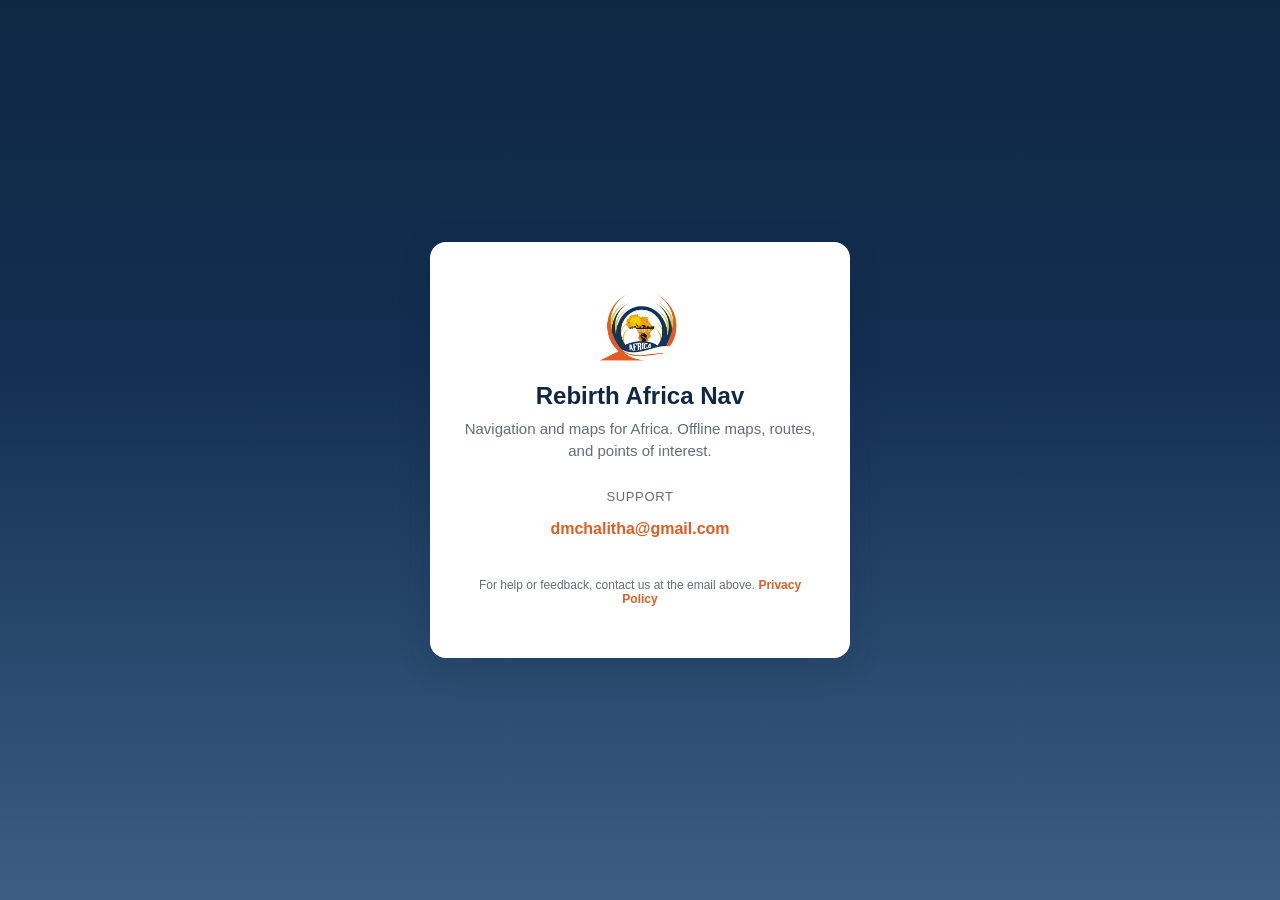
<file: index.html>
<!DOCTYPE html>
<html lang="en">
<head>
  <meta charset="UTF-8">
  <meta name="viewport" content="width=device-width, initial-scale=1.0">
  <title>Rebirth Africa Nav – Support</title>
  <link rel="stylesheet" href="styles.css">
</head>
<body>
  <main class="card">
    <img src="logo.png" alt="Rebirth Africa Nav" class="logo" width="80" height="80">
    <h1>Rebirth Africa Nav</h1>
    <p class="tagline">Navigation and maps for Africa. Offline maps, routes, and points of interest.</p>
    <p class="support-label">Support</p>
    <a href="mailto:dmchalitha@gmail.com" class="support-email">dmchalitha@gmail.com</a>
    <p class="footer">For help or feedback, contact us at the email above. <a href="privacy.html" style="color: var(--ra-accent-orange); font-weight: 600; text-decoration: none;">Privacy Policy</a></p>
  </main>
</body>
</html>
</file>
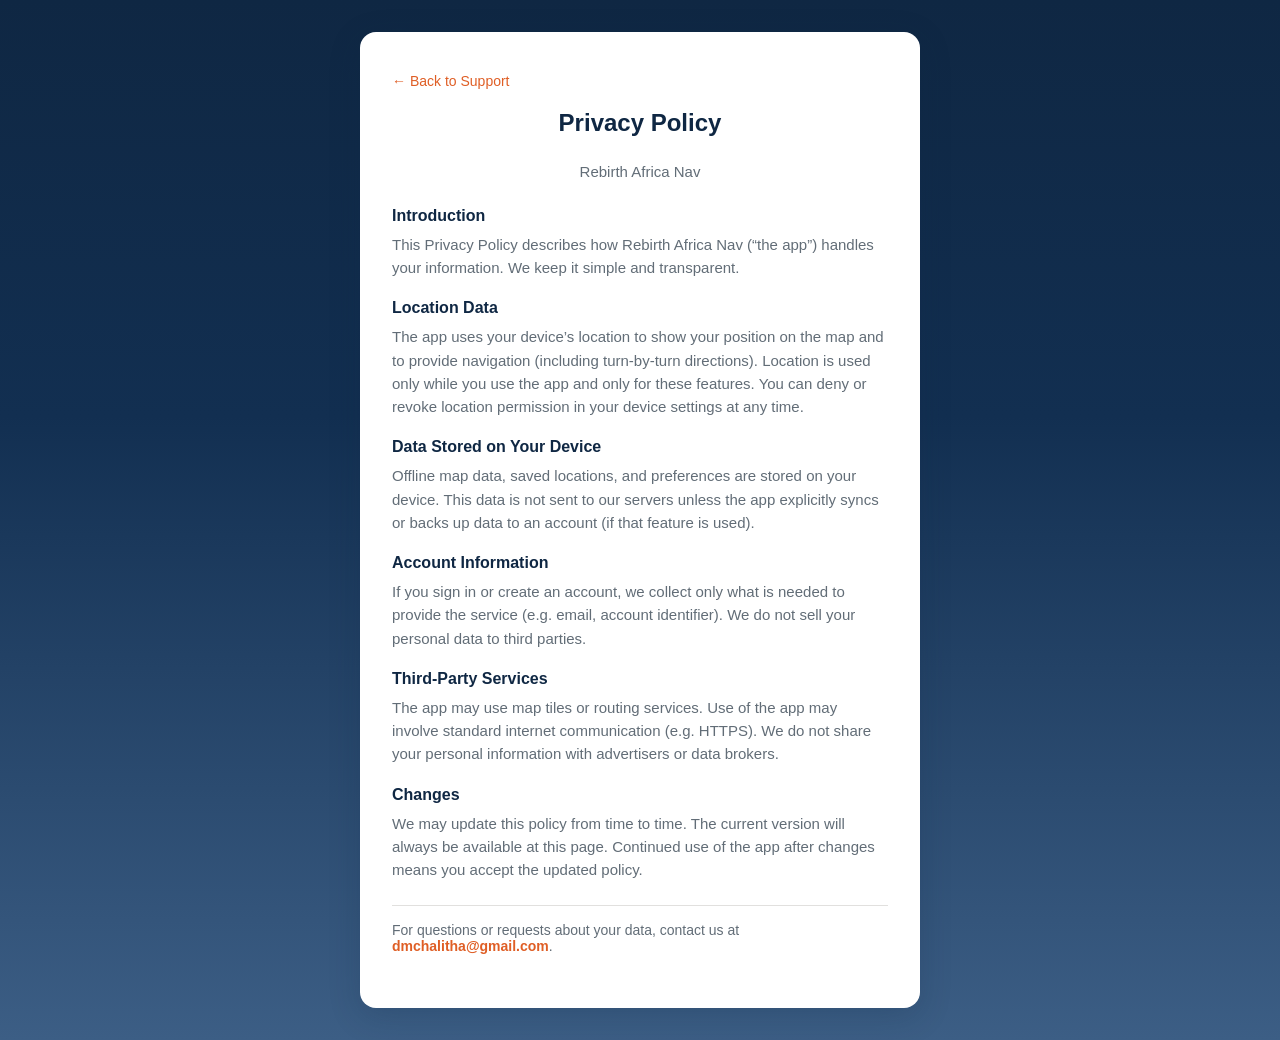
<file: privacy.html>
<!DOCTYPE html>
<html lang="en">
<head>
  <meta charset="UTF-8">
  <meta name="viewport" content="width=device-width, initial-scale=1.0">
  <title>Privacy Policy – Rebirth Africa Nav</title>
  <link rel="stylesheet" href="styles.css">
</head>
<body>
  <main class="card card--wide">
    <a href="index.html" class="back-link">← Back to Support</a>
    <h1 class="page-title">Privacy Policy</h1>
    <p class="tagline" style="text-align: center; margin-bottom: 1.5rem;">Rebirth Africa Nav</p>

    <section class="privacy-section">
      <h2>Introduction</h2>
      <p>This Privacy Policy describes how Rebirth Africa Nav (“the app”) handles your information. We keep it simple and transparent.</p>
    </section>

    <section class="privacy-section">
      <h2>Location Data</h2>
      <p>The app uses your device’s location to show your position on the map and to provide navigation (including turn-by-turn directions). Location is used only while you use the app and only for these features. You can deny or revoke location permission in your device settings at any time.</p>
    </section>

    <section class="privacy-section">
      <h2>Data Stored on Your Device</h2>
      <p>Offline map data, saved locations, and preferences are stored on your device. This data is not sent to our servers unless the app explicitly syncs or backs up data to an account (if that feature is used).</p>
    </section>

    <section class="privacy-section">
      <h2>Account Information</h2>
      <p>If you sign in or create an account, we collect only what is needed to provide the service (e.g. email, account identifier). We do not sell your personal data to third parties.</p>
    </section>

    <section class="privacy-section">
      <h2>Third-Party Services</h2>
      <p>The app may use map tiles or routing services. Use of the app may involve standard internet communication (e.g. HTTPS). We do not share your personal information with advertisers or data brokers.</p>
    </section>

    <section class="privacy-section">
      <h2>Changes</h2>
      <p>We may update this policy from time to time. The current version will always be available at this page. Continued use of the app after changes means you accept the updated policy.</p>
    </section>

    <p class="privacy-contact">
      For questions or requests about your data, contact us at
      <a href="mailto:dmchalitha@gmail.com">dmchalitha@gmail.com</a>.
    </p>
  </main>
</body>
</html>
</file>
<file: styles.css>
/* Rebirth Africa Nav – Support page (app theme colors) */
:root {
  --ra-primary-700: #0F2743;
  --ra-primary-600: #122F51;
  --ra-primary-300: #3C5E85;
  --ra-accent-orange: #DF5E25;
  --ra-accent-orange-light: #F47A3F;
  --ra-neutral-900: #1A1F26;
  --ra-neutral-700: #626D77;
  --ra-neutral-200: #E1E0DE;
  --ra-surface: #FFFFFF;
}

* {
  box-sizing: border-box;
}

body {
  margin: 0;
  min-height: 100vh;
  font-family: -apple-system, BlinkMacSystemFont, "Segoe UI", Roboto, "Helvetica Neue", Arial, sans-serif;
  background: linear-gradient(180deg, var(--ra-primary-700) 0%, var(--ra-primary-600) 40%, var(--ra-primary-300) 100%);
  color: var(--ra-neutral-900);
  display: flex;
  align-items: center;
  justify-content: center;
  padding: 2rem 1rem;
}

.card {
  background: var(--ra-surface);
  border-radius: 16px;
  box-shadow: 0 8px 32px rgba(15, 39, 67, 0.2);
  max-width: 420px;
  width: 100%;
  padding: 2.5rem 2rem;
  text-align: center;
}

.logo {
  width: 80px;
  height: 80px;
  object-fit: contain;
  margin: 0 auto 1.25rem;
  display: block;
}

h1 {
  margin: 0 0 0.5rem;
  font-size: 1.5rem;
  font-weight: 600;
  color: var(--ra-primary-700);
}

.tagline {
  margin: 0 0 1.75rem;
  font-size: 0.9375rem;
  color: var(--ra-neutral-700);
  line-height: 1.45;
}

.support-label {
  font-size: 0.8125rem;
  font-weight: 500;
  color: var(--ra-neutral-700);
  text-transform: uppercase;
  letter-spacing: 0.05em;
  margin-bottom: 0.5rem;
}

.support-email {
  display: inline-block;
  color: var(--ra-accent-orange);
  font-weight: 600;
  text-decoration: none;
  font-size: 1rem;
  padding: 0.5rem 0;
}

.support-email:hover {
  color: var(--ra-accent-orange-light);
  text-decoration: underline;
}

.footer {
  margin-top: 2rem;
  font-size: 0.75rem;
  color: var(--ra-neutral-700);
}

/* Privacy page */
.card.card--wide {
  max-width: 560px;
  text-align: left;
}

.page-title {
  text-align: center;
  margin-bottom: 1.5rem;
}

.back-link {
  display: inline-flex;
  align-items: center;
  gap: 0.35rem;
  font-size: 0.875rem;
  color: var(--ra-accent-orange);
  text-decoration: none;
  margin-bottom: 1.25rem;
}

.back-link:hover {
  color: var(--ra-accent-orange-light);
  text-decoration: underline;
}

.privacy-section {
  margin-bottom: 1.25rem;
}

.privacy-section h2 {
  font-size: 1rem;
  font-weight: 600;
  color: var(--ra-primary-700);
  margin: 0 0 0.5rem;
}

.privacy-section p {
  margin: 0;
  font-size: 0.9375rem;
  color: var(--ra-neutral-700);
  line-height: 1.55;
}

.privacy-contact {
  margin-top: 1.5rem;
  padding-top: 1rem;
  border-top: 1px solid var(--ra-neutral-200);
  font-size: 0.875rem;
  color: var(--ra-neutral-700);
}

.privacy-contact a {
  color: var(--ra-accent-orange);
  font-weight: 600;
  text-decoration: none;
}

.privacy-contact a:hover {
  text-decoration: underline;
}
</file>
